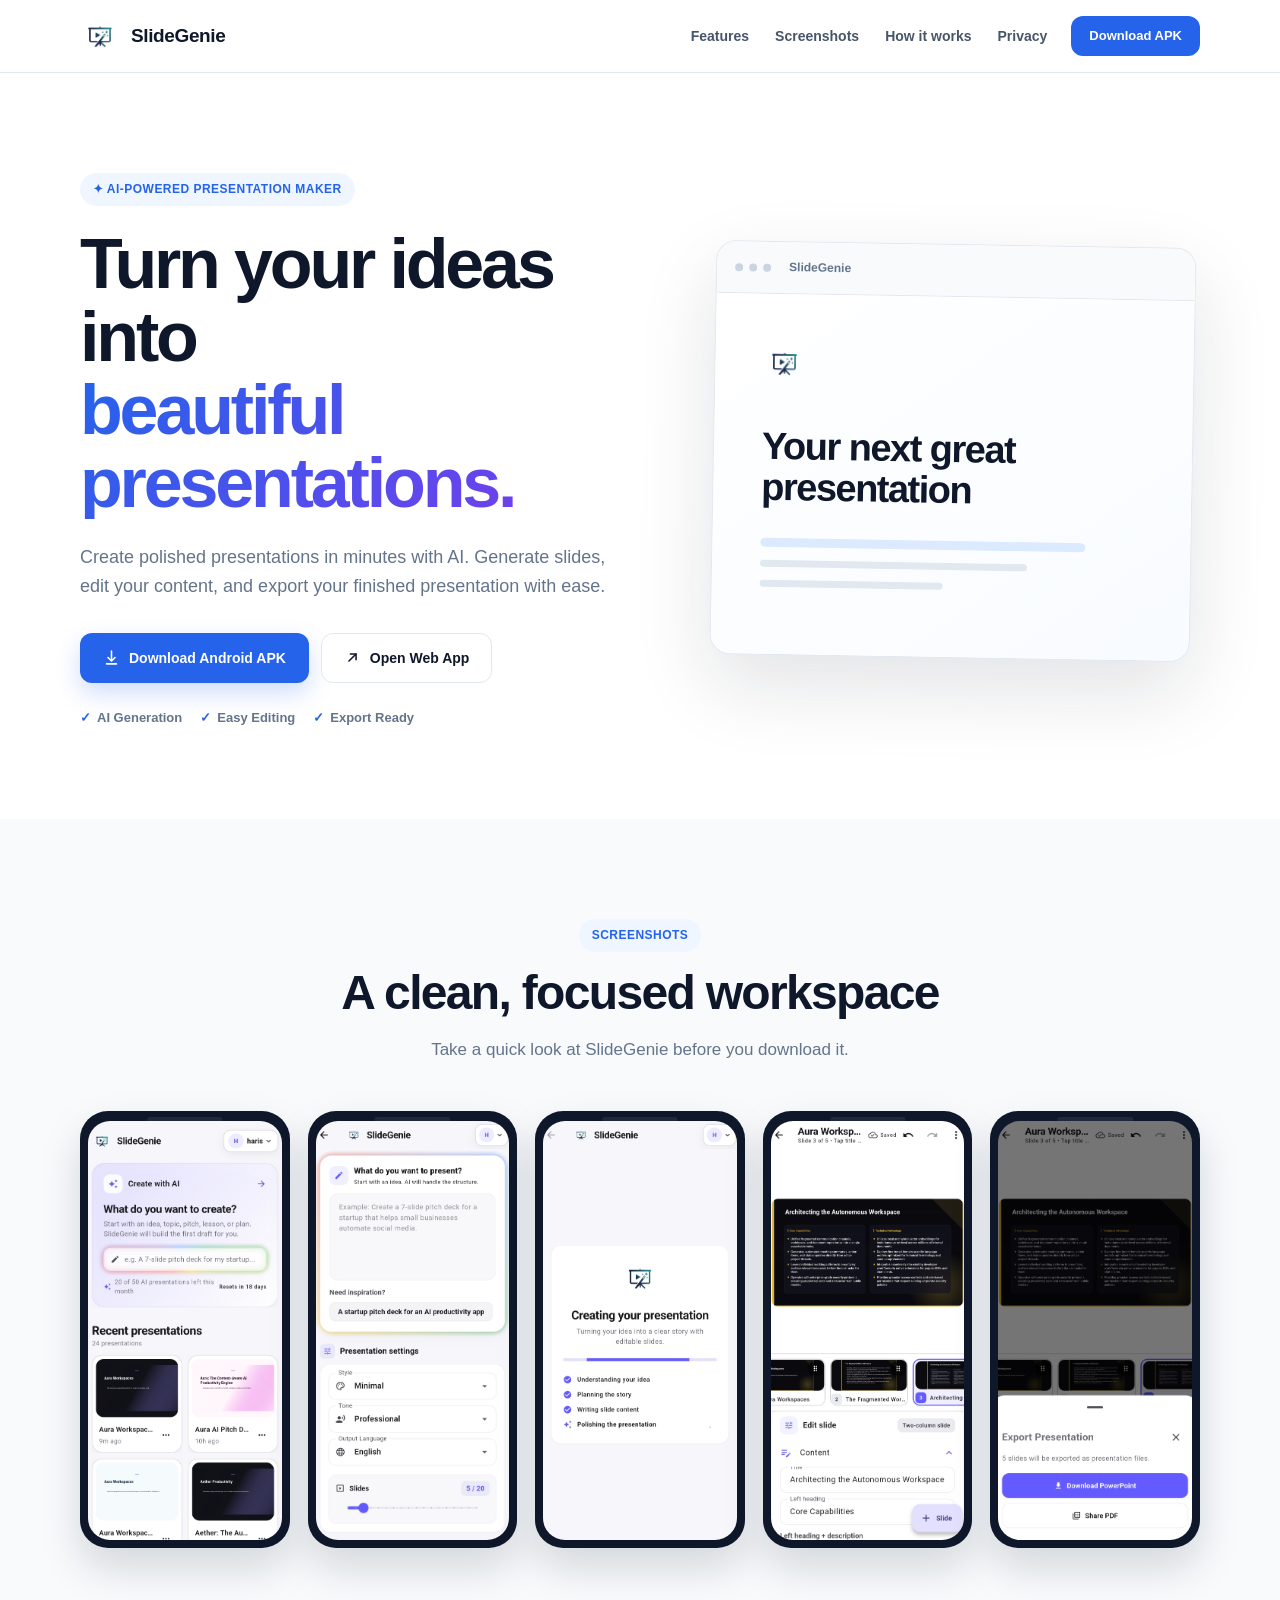
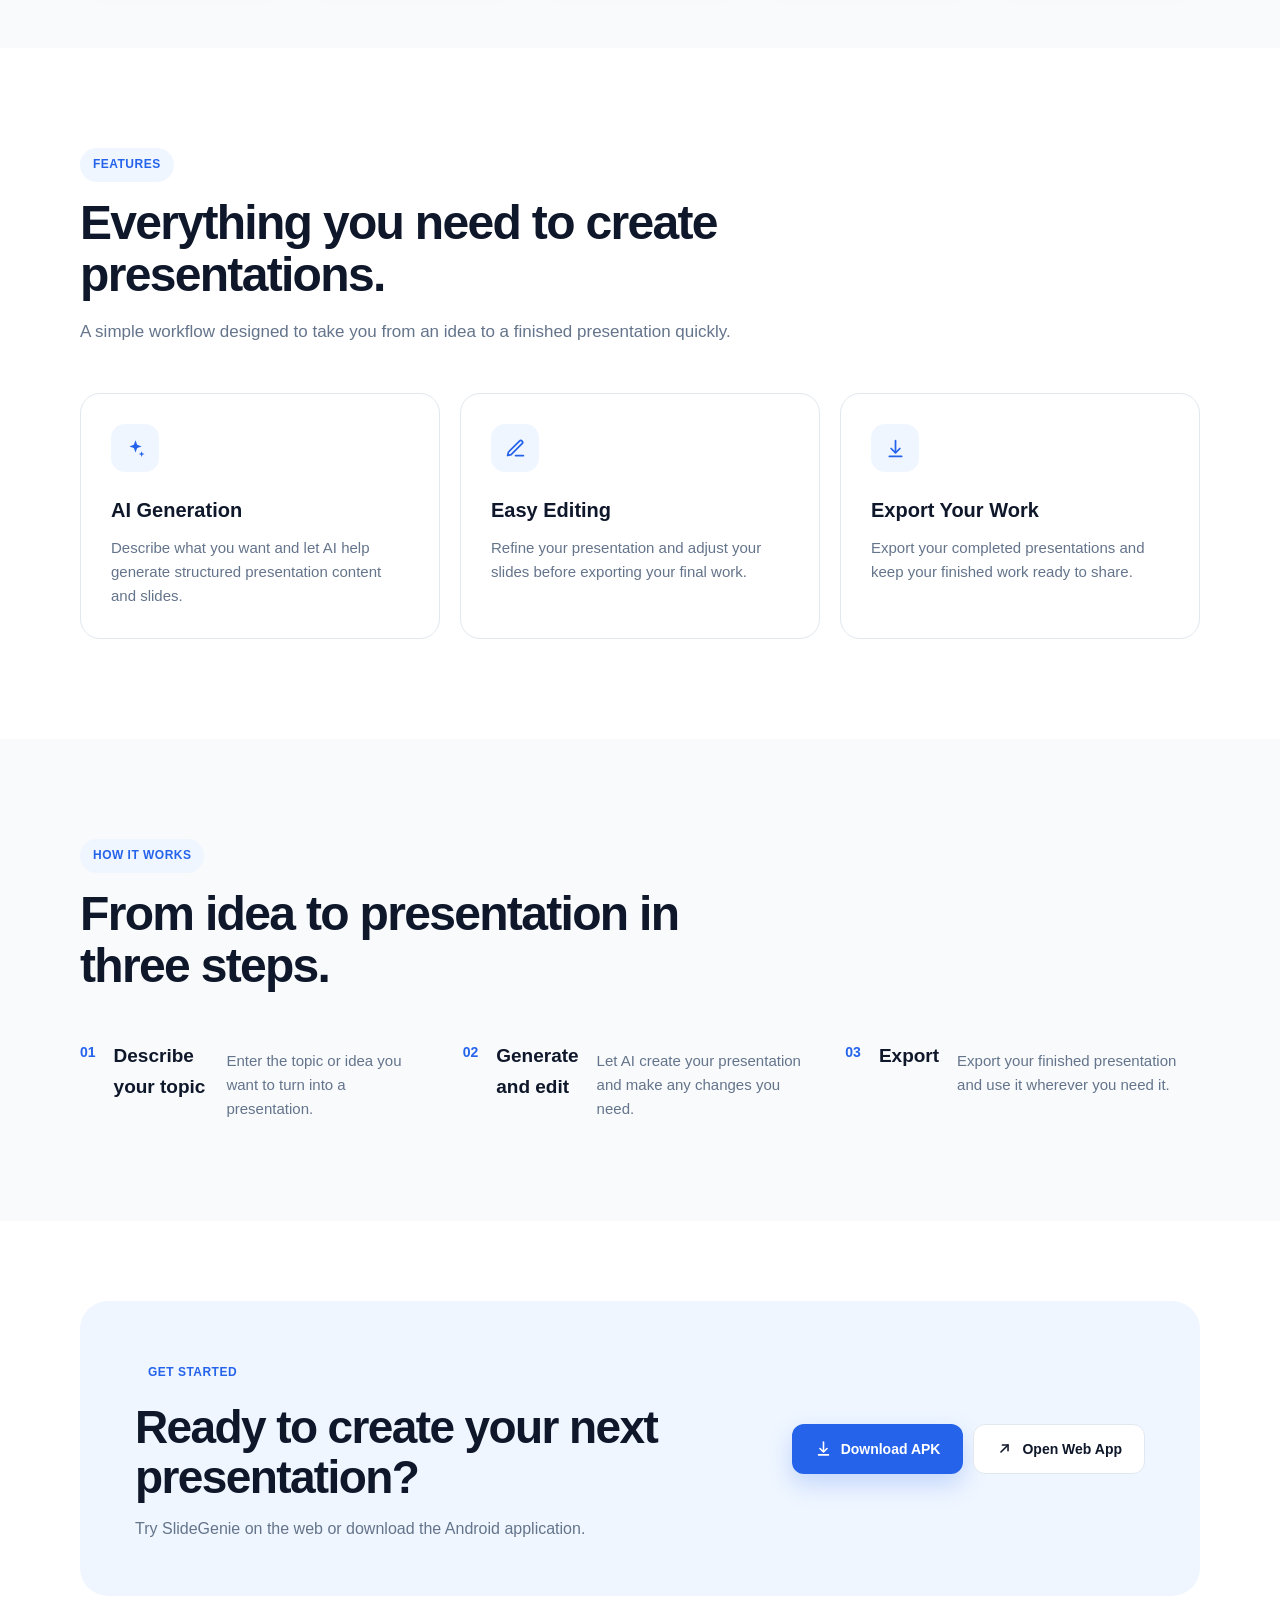
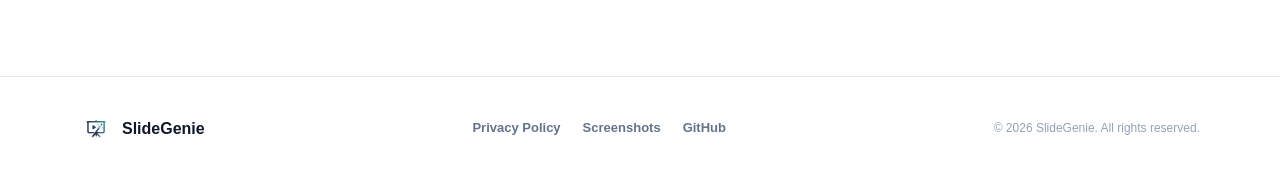
<file: index.html>
<!DOCTYPE html>
<html lang="en">
<head>

  <link rel="icon" href="assets/slidegenie_logo.png">
  <link rel="apple-touch-icon" href="assets/slidegenie_logo.png">
  <link rel="manifest" href="manifest.json">
  <meta charset="UTF-8">
  <meta name="viewport" content="width=device-width, initial-scale=1.0">

  <title>SlideGenie — AI Presentation Maker</title>
  <meta
    name="description"
    content="Create beautiful presentations with SlideGenie, an AI-powered presentation maker."
  >
  <meta name="theme-color" content="#2563eb">

  <link rel="icon" href="assets/slidegenie_logo.png">
  <link rel="stylesheet" href="styles.css">

  
</head>

<body>

<!-- ================= NAVBAR ================= -->
<header class="navbar">
  <div class="container nav-inner">

    <a href="./" class="brand">
      <img src="assets/slidegenie_logo.png" alt="SlideGenie logo" class="site-logo">
      <span>SlideGenie</span>
    </a>

    <div class="nav-right">
      <nav class="nav-links">
        <a href="#features">Features</a>
        <a href="#screenshots">Screenshots</a>
        <a href="#how-it-works">How it works</a>
        <a href="privacy.html">Privacy</a>
      </nav>

      <a
        class="nav-cta"
        href="https://github.com/Harry-coder12/SlideGenie/releases"
        target="_blank"
        rel="noopener noreferrer"
      >
        Download APK
      </a>
    </div>

  </div>
</header>

<main>

  <!-- ================= HERO ================= -->
  <section class="hero">
    <div class="container hero-grid">

      <div class="hero-content">

        <span class="eyebrow">✦ AI-powered presentation maker</span>

        <h1>
          Turn your ideas into
          <span class="grad">beautiful presentations.</span>
        </h1>

        <p>
          Create polished presentations in minutes with AI.
          Generate slides, edit your content, and export your
          finished presentation with ease.
        </p>

        <div class="hero-buttons">

          <a
            class="btn btn-primary"
            href="https://github.com/Harry-coder12/SlideGenie/releases"
            target="_blank"
            rel="noopener noreferrer"
          >
            <svg width="17" height="17" viewBox="0 0 24 24" fill="none"
                 stroke="currentColor" stroke-width="2.2"
                 stroke-linecap="round" stroke-linejoin="round" aria-hidden="true">
              <path d="M12 3v12"/>
              <path d="m7 12 5 5 5-5"/>
              <path d="M5 21h14"/>
            </svg>
            Download Android APK
          </a>

          <a class="btn btn-secondary" href="web/">
            <svg width="17" height="17" viewBox="0 0 24 24" fill="none"
                 stroke="currentColor" stroke-width="2.2"
                 stroke-linecap="round" stroke-linejoin="round" aria-hidden="true">
              <path d="M7 17 17 7"/>
              <path d="M9 7h8v8"/>
            </svg>
            Open Web App
          </a>

        </div>

        <ul class="trust-row">
          <li>AI Generation</li>
          <li>Easy Editing</li>
          <li>Export Ready</li>
        </ul>

      </div>

      <div class="hero-visual">

        <div class="presentation-card">

          <div class="presentation-topbar">
            <div class="window-dots">
              <span></span>
              <span></span>
              <span></span>
            </div>
            <span class="presentation-title">SlideGenie</span>
          </div>

          <div class="presentation-preview">

            <div class="mock-logo">
              <img src="assets/slidegenie_logo.png" alt="SlideGenie logo">
            </div>

            <div class="mock-heading">
              Your next great
              <br>
              presentation
            </div>

            <div class="mock-line"></div>

            <div class="mock-small-line"></div>
            <div class="mock-small-line short"></div>

          </div>

        </div>

      </div>

    </div>
  </section>

  <!-- ================= SCREENSHOTS ================= -->
  <section class="section section-alt" id="screenshots">
    <div class="container">

      <div class="section-heading center">
        <span class="eyebrow">Screenshots</span>
        <h2>A clean, focused workspace</h2>
        <p>Take a quick look at SlideGenie before you download it.</p>
      </div>

      <!-- ==========================================================
           APNI 5 SCREENSHOTS YAHAN LAGAYE
           assets/screenshot-1.png  →  assets/screenshot-5.png
           Best result: sab same size (e.g. 1080 × 2340)
           ========================================================== -->
      <div class="shots">

        <figure class="shot">
          <div class="phone">
            <span class="notch"></span>
            <div class="phone-screen">
              <img
                src="assets/screenshot-1.jpg"
                alt="SlideGenie — home screen"
                loading="lazy"
                onerror="this.closest('.phone-screen').classList.add('is-empty')"
              >
            </div>
          </div>
        </figure>

        <figure class="shot">
          <div class="phone">
            <span class="notch"></span>
            <div class="phone-screen">
              <img
                src="assets/screenshot-2.jpg"
                alt="SlideGenie — topic input screen"
                loading="lazy"
                onerror="this.closest('.phone-screen').classList.add('is-empty')"
              >
            </div>
          </div>
        </figure>

        <figure class="shot">
          <div class="phone">
            <span class="notch"></span>
            <div class="phone-screen">
              <img
                src="assets/screenshot-3.jpg"
                alt="SlideGenie — AI generating slides"
                loading="lazy"
                onerror="this.closest('.phone-screen').classList.add('is-empty')"
              >
            </div>
          </div>
        </figure>

        <figure class="shot">
          <div class="phone">
            <span class="notch"></span>
            <div class="phone-screen">
              <img
                src="assets/screenshot-4.jpg"
                alt="SlideGenie — slide editor"
                loading="lazy"
                onerror="this.closest('.phone-screen').classList.add('is-empty')"
              >
            </div>
          </div>
        </figure>

        <figure class="shot">
          <div class="phone">
            <span class="notch"></span>
            <div class="phone-screen">
              <img
                src="assets/screenshot-5.jpg"
                alt="SlideGenie — export presentation"
                loading="lazy"
                onerror="this.closest('.phone-screen').classList.add('is-empty')"
              >
            </div>
          </div>
        </figure>

      </div>

    </div>
  </section>

  <!-- ================= FEATURES ================= -->
  <section class="section" id="features">
    <div class="container">

      <div class="section-heading">
        <span class="eyebrow">Features</span>
        <h2>Everything you need to create presentations.</h2>
        <p>
          A simple workflow designed to take you from an idea
          to a finished presentation quickly.
        </p>
      </div>

      <div class="feature-grid">

        <article class="feature-card">
          <div class="feature-icon">
            <svg width="21" height="21" viewBox="0 0 24 24" fill="currentColor" aria-hidden="true">
              <path d="M12 2.6l1.9 5.1 5.1 1.9-5.1 1.9L12 16.6l-1.9-5.1L5 9.6l5.1-1.9L12 2.6z"/>
              <path d="M19 15l.9 2.4 2.4.9-2.4.9-.9 2.4-.9-2.4-2.4-.9 2.4-.9L19 15z"/>
            </svg>
          </div>

          <h3>AI Generation</h3>
          <p>
            Describe what you want and let AI help generate
            structured presentation content and slides.
          </p>
        </article>

        <article class="feature-card">
          <div class="feature-icon">
            <svg width="21" height="21" viewBox="0 0 24 24" fill="none"
                 stroke="currentColor" stroke-width="2"
                 stroke-linecap="round" stroke-linejoin="round" aria-hidden="true">
              <path d="M12 20h9"/>
              <path d="M16.5 3.5a2.12 2.12 0 0 1 3 3L7 19l-4 1 1-4Z"/>
            </svg>
          </div>

          <h3>Easy Editing</h3>
          <p>
            Refine your presentation and adjust your slides
            before exporting your final work.
          </p>
        </article>

        <article class="feature-card">
          <div class="feature-icon">
            <svg width="21" height="21" viewBox="0 0 24 24" fill="none"
                 stroke="currentColor" stroke-width="2"
                 stroke-linecap="round" stroke-linejoin="round" aria-hidden="true">
              <path d="M12 3v12"/>
              <path d="m7 12 5 5 5-5"/>
              <path d="M5 21h14"/>
            </svg>
          </div>

          <h3>Export Your Work</h3>
          <p>
            Export your completed presentations and keep your
            finished work ready to share.
          </p>
        </article>

      </div>

    </div>
  </section>

  <!-- ================= HOW IT WORKS ================= -->
  <section class="section section-alt" id="how-it-works">
    <div class="container">

      <div class="section-heading">
        <span class="eyebrow">How it works</span>
        <h2>From idea to presentation in three steps.</h2>
      </div>

      <div class="steps">

        <div class="step">
          <div class="step-number">01</div>
          <h3>Describe your topic</h3>
          <p>Enter the topic or idea you want to turn into a presentation.</p>
        </div>

        <div class="step">
          <div class="step-number">02</div>
          <h3>Generate and edit</h3>
          <p>Let AI create your presentation and make any changes you need.</p>
        </div>

        <div class="step">
          <div class="step-number">03</div>
          <h3>Export</h3>
          <p>Export your finished presentation and use it wherever you need it.</p>
        </div>

      </div>

    </div>
  </section>

  <!-- ================= CTA ================= -->
  <section class="cta-section">
    <div class="container">

      <div class="cta-card">

        <div class="cta-text">
          <span class="eyebrow">Get started</span>
          <h2>Ready to create your next presentation?</h2>
          <p>Try SlideGenie on the web or download the Android application.</p>
        </div>

        <div class="cta-buttons">

          <a
            class="btn btn-primary"
            href="https://github.com/Harry-coder12/SlideGenie/releases"
            target="_blank"
            rel="noopener noreferrer"
          >
            <svg width="17" height="17" viewBox="0 0 24 24" fill="none"
                 stroke="currentColor" stroke-width="2.2"
                 stroke-linecap="round" stroke-linejoin="round" aria-hidden="true">
              <path d="M12 3v12"/>
              <path d="m7 12 5 5 5-5"/>
              <path d="M5 21h14"/>
            </svg>
            Download APK
          </a>

          <a class="btn btn-secondary" href="web/">
            <svg width="17" height="17" viewBox="0 0 24 24" fill="none"
                 stroke="currentColor" stroke-width="2.2"
                 stroke-linecap="round" stroke-linejoin="round" aria-hidden="true">
              <path d="M7 17 17 7"/>
              <path d="M9 7h8v8"/>
            </svg>
            Open Web App
          </a>

        </div>

      </div>

    </div>
  </section>

</main>

<!-- ================= FOOTER ================= -->
<footer class="footer">
  <div class="container footer-inner">

    <div class="footer-brand">
      <img src="assets/slidegenie_logo.png" alt="SlideGenie logo" class="footer-logo">
      <span>SlideGenie</span>
    </div>

    <div class="footer-links">
      <a href="privacy.html">Privacy Policy</a>
      <a href="#screenshots">Screenshots</a>
      <a
        href="https://github.com/Harry-coder12/SlideGenie"
        target="_blank"
        rel="noopener noreferrer"
      >
        GitHub
      </a>
    </div>

    <div class="copyright">
      © 2026 SlideGenie. All rights reserved.
    </div>

  </div>
</footer>

</body>
</html>
</file>
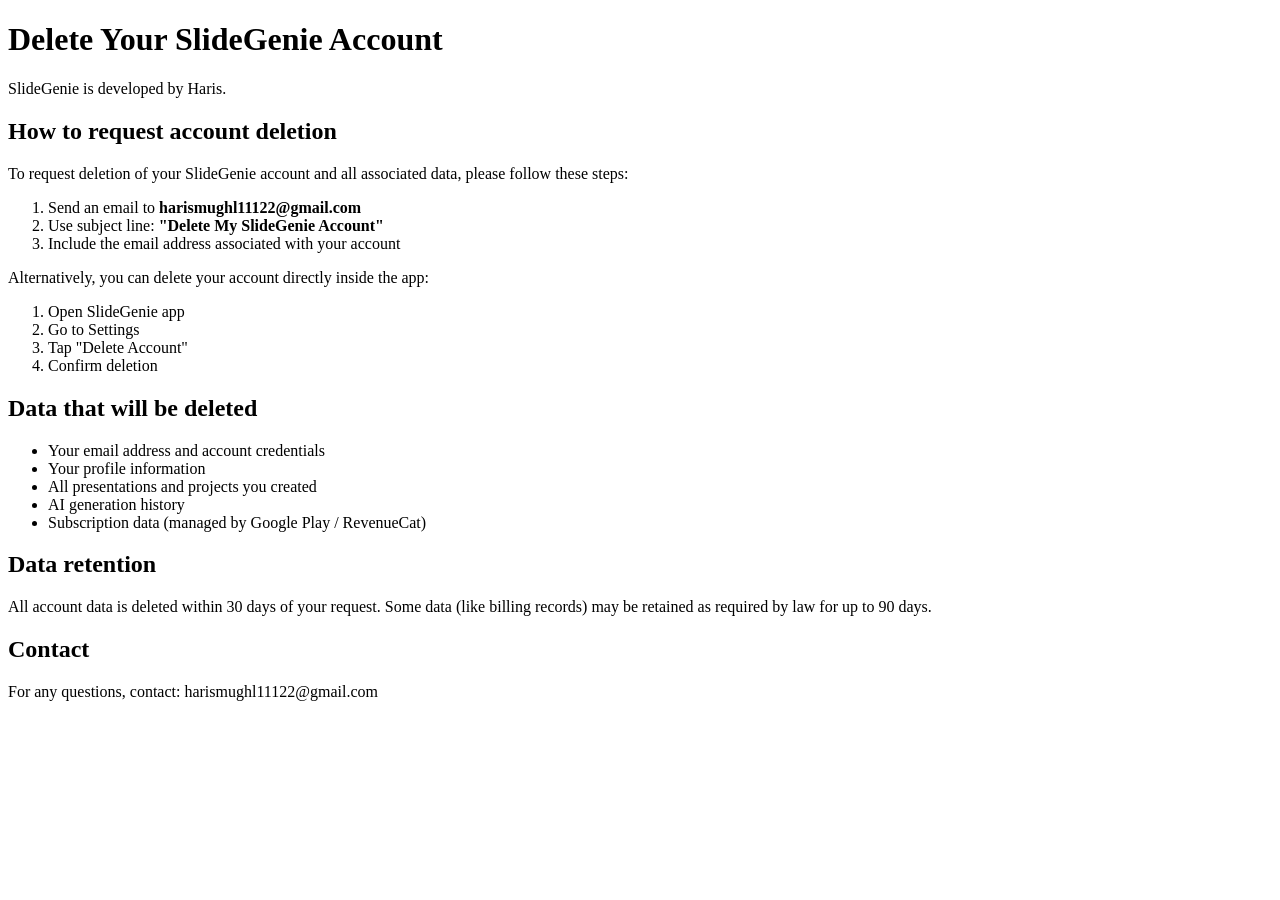
<file: delete-account.html>
<!DOCTYPE html>
<html>
<head>
  <title>SlideGenie - Delete Account</title>
</head>
<body>
  <h1>Delete Your SlideGenie Account</h1>
  
  <p>SlideGenie is developed by Haris.</p>
  
  <h2>How to request account deletion</h2>
  <p>To request deletion of your SlideGenie account and all associated data, please follow these steps:</p>
  <ol>
    <li>Send an email to <b>harismughl11122@gmail.com</b></li>
    <li>Use subject line: <b>"Delete My SlideGenie Account"</b></li>
    <li>Include the email address associated with your account</li>
  </ol>
  
  <p>Alternatively, you can delete your account directly inside the app:</p>
  <ol>
    <li>Open SlideGenie app</li>
    <li>Go to Settings</li>
    <li>Tap "Delete Account"</li>
    <li>Confirm deletion</li>
  </ol>

  <h2>Data that will be deleted</h2>
  <ul>
    <li>Your email address and account credentials</li>
    <li>Your profile information</li>
    <li>All presentations and projects you created</li>
    <li>AI generation history</li>
    <li>Subscription data (managed by Google Play / RevenueCat)</li>
  </ul>

  <h2>Data retention</h2>
  <p>All account data is deleted within 30 days of your request. Some data (like billing records) may be retained as required by law for up to 90 days.</p>

  <h2>Contact</h2>
  <p>For any questions, contact: harismughl11122@gmail.com</p>
</body>
</html>
</file>
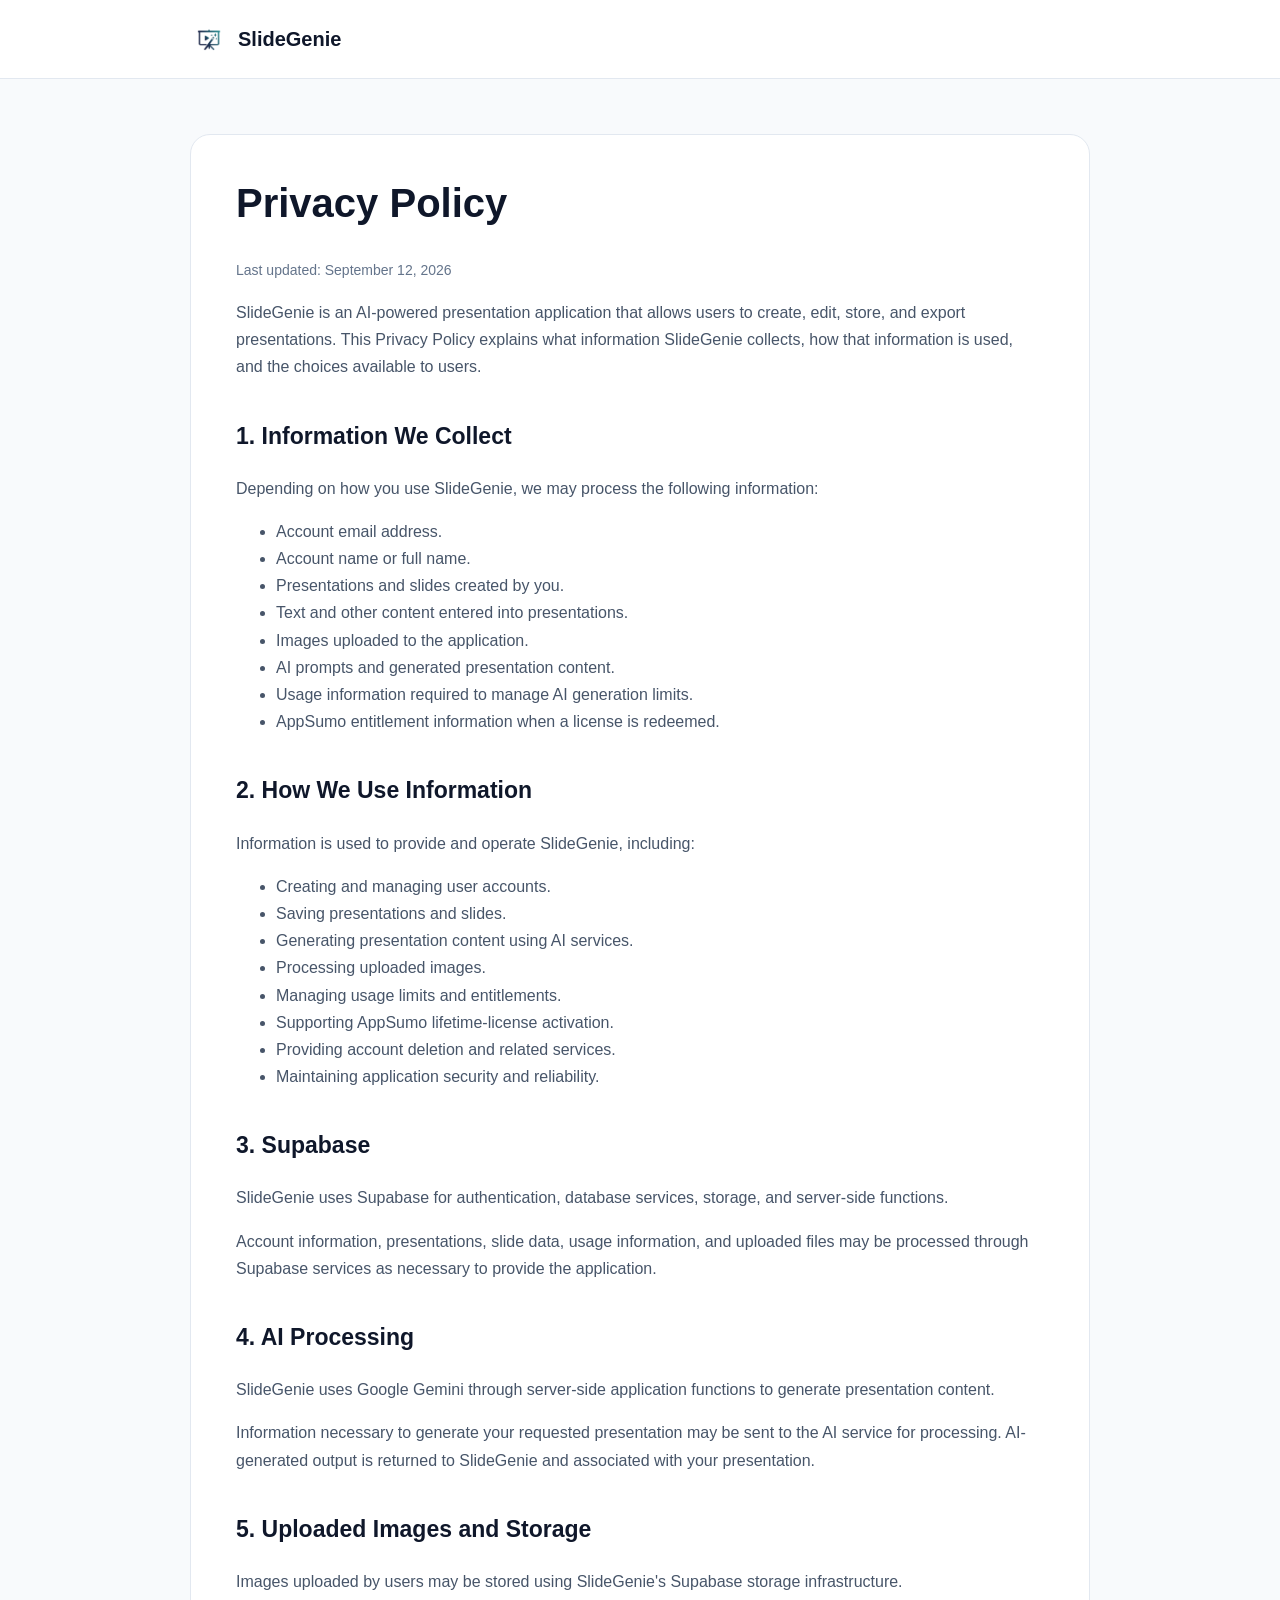
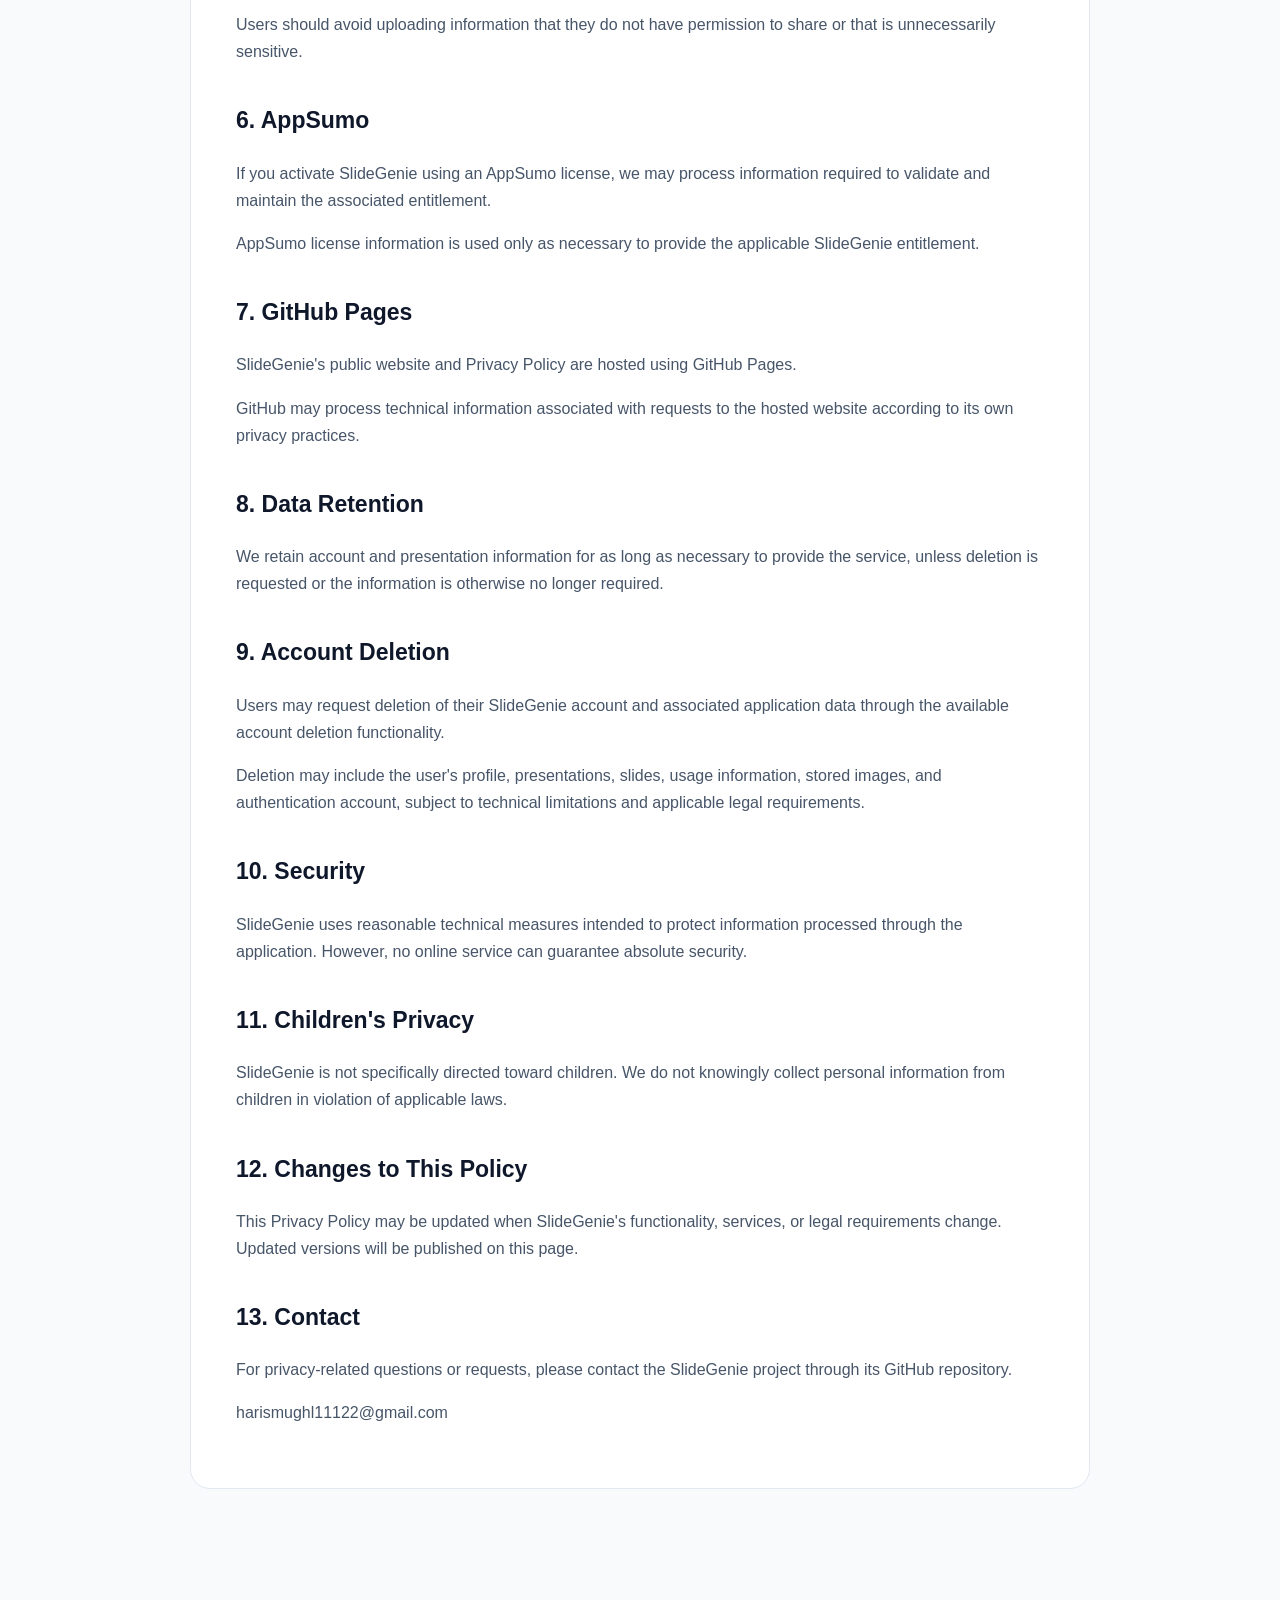
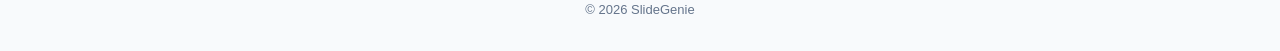
<file: privacy.html>
<!DOCTYPE html>

<html lang="en">
<head>
  <meta charset="UTF-8">
  <meta name="viewport" content="width=device-width, initial-scale=1.0">

  <title>SlideGenie — Privacy Policy</title>

  <style>
    * {
      box-sizing: border-box;
    }

    body {
      margin: 0;
      font-family:
        Inter,
        -apple-system,
        BlinkMacSystemFont,
        "Segoe UI",
        Roboto,
        Arial,
        sans-serif;
      color: #0f172a;
      background: #f8fafc;
      line-height: 1.7;
    }

    .container {
      width: min(900px, calc(100% - 32px));
      margin: 0 auto;
    }

    header {
      background: #ffffff;
      border-bottom: 1px solid #e2e8f0;
      padding: 20px 0;
    }

    .brand {
      display: flex;
      align-items: center;
      gap: 10px;
      font-size: 20px;
      font-weight: 800;
    }

    .brand img {
      width: 38px;
      height: 38px;
      object-fit: contain;
      border-radius: 10px;
    }

    main {
      padding: 55px 0 80px;
    }

    .card {
      background: #ffffff;
      border: 1px solid #e2e8f0;
      border-radius: 20px;
      padding: 45px;
    }

    h1 {
      margin-top: 0;
      font-size: 40px;
      line-height: 1.15;
    }

    h2 {
      margin-top: 36px;
      font-size: 23px;
    }

    p,
    li {
      color: #475569;
    }

    a {
      color: #2563eb;
    }

    .updated {
      color: #64748b;
      font-size: 14px;
    }

    footer {
      padding: 30px 0;
      color: #64748b;
      font-size: 13px;
      text-align: center;
    }

    @media (max-width: 600px) {
      .card {
        padding: 26px;
      }

      h1 {
        font-size: 32px;
      }
    }
  </style>

</head>

<body>

<header>
  <div class="container">
    <div class="brand">
      <img
        src="assets/slidegenie_logo.png"
        alt="SlideGenie logo"
      >
      <span>SlideGenie</span>
    </div>
  </div>
</header>

<main>
  <div class="container">


<article class="card">

  <h1>Privacy Policy</h1>

  <p class="updated">
    Last updated: September 12, 2026
  </p>

  <p>
    SlideGenie is an AI-powered presentation application that
    allows users to create, edit, store, and export presentations.
    This Privacy Policy explains what information SlideGenie
    collects, how that information is used, and the choices
    available to users.
  </p>


  <h2>1. Information We Collect</h2>

  <p>
    Depending on how you use SlideGenie, we may process the
    following information:
  </p>

  <ul>
    <li>Account email address.</li>
    <li>Account name or full name.</li>
    <li>Presentations and slides created by you.</li>
    <li>Text and other content entered into presentations.</li>
    <li>Images uploaded to the application.</li>
    <li>AI prompts and generated presentation content.</li>
    <li>Usage information required to manage AI generation limits.</li>
    <li>AppSumo entitlement information when a license is redeemed.</li>
  </ul>


  <h2>2. How We Use Information</h2>

  <p>
    Information is used to provide and operate SlideGenie,
    including:
  </p>

  <ul>
    <li>Creating and managing user accounts.</li>
    <li>Saving presentations and slides.</li>
    <li>Generating presentation content using AI services.</li>
    <li>Processing uploaded images.</li>
    <li>Managing usage limits and entitlements.</li>
    <li>Supporting AppSumo lifetime-license activation.</li>
    <li>Providing account deletion and related services.</li>
    <li>Maintaining application security and reliability.</li>
  </ul>


  <h2>3. Supabase</h2>

  <p>
    SlideGenie uses Supabase for authentication, database
    services, storage, and server-side functions.
  </p>

  <p>
    Account information, presentations, slide data, usage
    information, and uploaded files may be processed through
    Supabase services as necessary to provide the application.
  </p>


  <h2>4. AI Processing</h2>

  <p>
    SlideGenie uses Google Gemini through server-side application
    functions to generate presentation content.
  </p>

  <p>
    Information necessary to generate your requested
    presentation may be sent to the AI service for processing.
    AI-generated output is returned to SlideGenie and associated
    with your presentation.
  </p>


  <h2>5. Uploaded Images and Storage</h2>

  <p>
    Images uploaded by users may be stored using SlideGenie's
    Supabase storage infrastructure.
  </p>

  <p>
    Users should avoid uploading information that they do not
    have permission to share or that is unnecessarily sensitive.
  </p>


  <h2>6. AppSumo</h2>

  <p>
    If you activate SlideGenie using an AppSumo license, we may
    process information required to validate and maintain the
    associated entitlement.
  </p>

  <p>
    AppSumo license information is used only as necessary to
    provide the applicable SlideGenie entitlement.
  </p>


  <h2>7. GitHub Pages</h2>

  <p>
    SlideGenie's public website and Privacy Policy are hosted
    using GitHub Pages.
  </p>

  <p>
    GitHub may process technical information associated with
    requests to the hosted website according to its own privacy
    practices.
  </p>


  <h2>8. Data Retention</h2>

  <p>
    We retain account and presentation information for as long as
    necessary to provide the service, unless deletion is
    requested or the information is otherwise no longer required.
  </p>


  <h2>9. Account Deletion</h2>

  <p>
    Users may request deletion of their SlideGenie account and
    associated application data through the available account
    deletion functionality.
  </p>

  <p>
    Deletion may include the user's profile, presentations,
    slides, usage information, stored images, and authentication
    account, subject to technical limitations and applicable
    legal requirements.
  </p>


  <h2>10. Security</h2>

  <p>
    SlideGenie uses reasonable technical measures intended to
    protect information processed through the application.
    However, no online service can guarantee absolute security.
  </p>


  <h2>11. Children's Privacy</h2>

  <p>
    SlideGenie is not specifically directed toward children.
    We do not knowingly collect personal information from
    children in violation of applicable laws.
  </p>


  <h2>12. Changes to This Policy</h2>

  <p>
    This Privacy Policy may be updated when SlideGenie's
    functionality, services, or legal requirements change.
    Updated versions will be published on this page.
  </p>


  <h2>13. Contact</h2>

  <p>
    For privacy-related questions or requests, please contact
    the SlideGenie project through its GitHub repository.
  </p>

  <p>
   harismughl11122@gmail.com
  </p>

</article>


  </div>
</main>

<footer>
  © 2026 SlideGenie
</footer>

</body>
</html>
</file>
<file: styles.css>
/* ============================================================
   SlideGenie — Landing Page Styles
   ============================================================ */

:root {
  --primary: #2563eb;
  --primary-dark: #1d4ed8;
  --primary-soft: #eff6ff;
  --accent: #7c3aed;
  --text: #0f172a;
  --muted: #64748b;
  --border: #e2e8f0;
  --background: #ffffff;
  --soft: #f8fafc;
  --radius-sm: 12px;
  --radius-md: 20px;
  --radius-lg: 28px;
  --shadow-sm: 0 4px 12px rgba(15, 23, 42, 0.06);
  --shadow-md: 0 10px 30px rgba(15, 23, 42, 0.08);
  --shadow-lg: 0 30px 80px rgba(15, 23, 42, 0.12);
  --container: 1120px;
  --font: "Inter", -apple-system, BlinkMacSystemFont, "Segoe UI", Roboto, Arial, sans-serif;
}

/* ---------- Reset ---------- */
*,
*::before,
*::after {
  box-sizing: border-box;
  margin: 0;
  padding: 0;
}

html {
  scroll-behavior: smooth;
  -webkit-text-size-adjust: 100%;
}

body {
  font-family: var(--font);
  color: var(--text);
  background: var(--background);
  line-height: 1.6;
  -webkit-font-smoothing: antialiased;
}

img {
  max-width: 100%;
  display: block;
}

a {
  color: inherit;
  text-decoration: none;
}

ul {
  list-style: none;
}

/* ---------- Container ---------- */
.container {
  width: min(var(--container), calc(100% - 40px));
  margin: 0 auto;
}

/* ============================================================
   NAVBAR
   ============================================================ */
.navbar {
  position: sticky;
  top: 0;
  z-index: 100;
  background: rgba(255, 255, 255, 0.92);
  backdrop-filter: blur(14px);
  -webkit-backdrop-filter: blur(14px);
  border-bottom: 1px solid var(--border);
}

.nav-inner {
  height: 72px;
  display: flex;
  align-items: center;
  justify-content: space-between;
  gap: 24px;
}

.brand {
  display: flex;
  align-items: center;
  gap: 11px;
  font-size: 19px;
  font-weight: 800;
  letter-spacing: -0.02em;
}

.site-logo {
  width: 40px;
  height: 40px;
  object-fit: contain;
  border-radius: 11px;
}

.nav-right {
  display: flex;
  align-items: center;
  gap: 24px;
}

.nav-links {
  display: flex;
  align-items: center;
  gap: 26px;
  color: #475569;
  font-size: 14px;
  font-weight: 600;
}

.nav-links a {
  transition: color 0.2s ease;
}

.nav-links a:hover {
  color: var(--primary);
}

.nav-cta {
  display: inline-flex;
  align-items: center;
  padding: 10px 18px;
  border-radius: var(--radius-sm);
  background: var(--primary);
  color: #fff;
  font-size: 13px;
  font-weight: 700;
  transition: background 0.2s ease, transform 0.2s ease;
}

.nav-cta:hover {
  background: var(--primary-dark);
  transform: translateY(-1px);
}

/* ============================================================
   HERO
   ============================================================ */
.hero {
  padding: 100px 0 90px;
  overflow: hidden;
}

.hero-grid {
  display: grid;
  grid-template-columns: 1.05fr 0.95fr;
  align-items: center;
  gap: 80px;
}

.eyebrow {
  display: inline-flex;
  align-items: center;
  padding: 7px 13px;
  border-radius: 999px;
  background: var(--primary-soft);
  color: var(--primary);
  font-size: 12px;
  font-weight: 800;
  letter-spacing: 0.04em;
  text-transform: uppercase;
}

.hero h1 {
  margin-top: 22px;
  font-size: clamp(42px, 6vw, 70px);
  line-height: 1.04;
  letter-spacing: -0.045em;
  font-weight: 850;
}

.hero h1 .grad {
  display: block;
  background: linear-gradient(135deg, var(--primary), var(--accent));
  -webkit-background-clip: text;
  -webkit-text-fill-color: transparent;
  background-clip: text;
  color: transparent;
}

.hero p {
  max-width: 610px;
  margin-top: 24px;
  color: var(--muted);
  font-size: 18px;
}

.hero-buttons {
  display: flex;
  flex-wrap: wrap;
  gap: 12px;
  margin-top: 32px;
}

/* ---------- Buttons ---------- */
.btn {
  display: inline-flex;
  align-items: center;
  justify-content: center;
  gap: 9px;
  min-height: 50px;
  padding: 0 22px;
  border-radius: var(--radius-sm);
  font-size: 14px;
  font-weight: 750;
  border: 1px solid transparent;
  cursor: pointer;
  transition: transform 0.2s ease, box-shadow 0.2s ease, background 0.2s ease;
}

.btn:hover {
  transform: translateY(-2px);
}

.btn-primary {
  background: var(--primary);
  color: #fff;
  box-shadow: 0 10px 25px rgba(37, 99, 235, 0.22);
}

.btn-primary:hover {
  background: var(--primary-dark);
}

.btn-secondary {
  background: #fff;
  color: var(--text);
  border-color: var(--border);
}

.btn-secondary:hover {
  box-shadow: 0 10px 25px rgba(15, 23, 42, 0.08);
}

/* ---------- Trust row ---------- */
.trust-row {
  display: flex;
  flex-wrap: wrap;
  gap: 18px;
  margin-top: 25px;
  color: #64748b;
  font-size: 13px;
  font-weight: 600;
}

.trust-row li::before {
  content: "✓";
  margin-right: 6px;
  color: var(--primary);
  font-weight: 800;
}

/* ---------- Hero visual (presentation card) ---------- */
.hero-visual {
  display: flex;
  justify-content: center;
}

.presentation-card {
  width: min(100%, 480px);
  border: 1px solid var(--border);
  border-radius: var(--radius-md);
  background: #fff;
  overflow: hidden;
  box-shadow: var(--shadow-lg);
  transform: rotate(1deg);
}

.presentation-topbar {
  height: 52px;
  display: flex;
  align-items: center;
  gap: 18px;
  padding: 0 18px;
  border-bottom: 1px solid var(--border);
  background: #f8fafc;
}

.window-dots {
  display: flex;
  gap: 6px;
}

.window-dots span {
  width: 8px;
  height: 8px;
  border-radius: 50%;
  background: #cbd5e1;
}

.presentation-title {
  color: #64748b;
  font-size: 12px;
  font-weight: 700;
}

.presentation-preview {
  min-height: 360px;
  padding: 48px;
  background: linear-gradient(145deg, #ffffff 0%, #f8fbff 100%);
}

.mock-logo {
  display: flex;
  align-items: center;
  margin-bottom: 42px;
}

.mock-logo img {
  width: 42px;
  height: 42px;
  object-fit: contain;
  border-radius: 10px;
}

.mock-heading {
  font-size: 38px;
  line-height: 1.08;
  font-weight: 850;
  letter-spacing: -0.04em;
}

.mock-line {
  width: 85%;
  height: 9px;
  margin-top: 30px;
  border-radius: 10px;
  background: #dbeafe;
}

.mock-small-line {
  width: 70%;
  height: 7px;
  margin-top: 13px;
  border-radius: 10px;
  background: #e2e8f0;
}

.mock-small-line.short {
  width: 48%;
}

/* ============================================================
   SECTIONS (generic)
   ============================================================ */
.section {
  padding: 100px 0;
}

.section-alt {
  background: var(--soft);
}

.section-heading {
  max-width: 700px;
  margin-bottom: 48px;
}

.section-heading.center {
  text-align: center;
  margin-left: auto;
  margin-right: auto;
}

.section-heading h2 {
  margin-top: 15px;
  font-size: clamp(32px, 4vw, 48px);
  line-height: 1.1;
  letter-spacing: -0.035em;
}

.section-heading p {
  margin-top: 16px;
  color: var(--muted);
  font-size: 17px;
}

/* ============================================================
   SCREENSHOTS (phone mockups)
   ============================================================ */
.shots {
  display: grid;
  grid-template-columns: repeat(5, 1fr);
  gap: 18px;
  margin-top: 48px;
}

.shot {
  margin: 0;
}

.phone {
  position: relative;
  background: #0f172a;
  border-radius: 28px;
  padding: 10px 8px 8px;
  box-shadow: 0 20px 40px rgba(15, 23, 42, 0.15);
  transition: transform 0.3s ease;
}

.shot:hover .phone {
  transform: translateY(-6px);
}

.notch {
  position: absolute;
  top: 6px;
  left: 50%;
  transform: translateX(-50%);
  width: 36%;
  height: 5px;
  background: #1e293b;
  border-radius: 999px;
}

.phone-screen {
  background: #f1f5f9;
  border-radius: 22px;
  overflow: hidden;
  aspect-ratio: 9 / 19.5;
  position: relative;
}

.phone-screen img {
  width: 100%;
  height: 100%;
  object-fit: cover;
  display: block;
}

.phone-screen.is-empty {
  background: linear-gradient(135deg, #e2e8f0, #cbd5e1);
}

.phone-screen.is-empty::after {
  content: "Screenshot";
  position: absolute;
  top: 50%;
  left: 50%;
  transform: translate(-50%, -50%);
  color: #94a3b8;
  font-size: 12px;
  font-weight: 600;
  letter-spacing: 0.04em;
  text-transform: uppercase;
}

/* ============================================================
   FEATURES
   ============================================================ */
.feature-grid {
  display: grid;
  grid-template-columns: repeat(3, 1fr);
  gap: 20px;
}

.feature-card {
  padding: 30px;
  border: 1px solid var(--border);
  border-radius: var(--radius-md);
  background: #fff;
  transition: transform 0.25s ease, box-shadow 0.25s ease;
}

.feature-card:hover {
  transform: translateY(-4px);
  box-shadow: var(--shadow-md);
}

.feature-icon {
  width: 48px;
  height: 48px;
  display: flex;
  align-items: center;
  justify-content: center;
  border-radius: 14px;
  background: var(--primary-soft);
  color: var(--primary);
  font-size: 23px;
  font-weight: 800;
}

.feature-card h3 {
  margin-top: 22px;
  font-size: 20px;
}

.feature-card p {
  margin-top: 10px;
  color: var(--muted);
  font-size: 15px;
}

/* ============================================================
   STEPS (How it works)
   ============================================================ */
.steps {
  display: grid;
  grid-template-columns: repeat(3, 1fr);
  gap: 28px;
}

.step {
  display: flex;
  gap: 18px;
}

.step-number {
  flex-shrink: 0;
  color: var(--primary);
  font-size: 14px;
  font-weight: 850;
}

.step h3 {
  font-size: 19px;
}

.step p {
  margin-top: 8px;
  color: var(--muted);
  font-size: 15px;
}

/* ============================================================
   CTA
   ============================================================ */
.cta-section {
  padding: 80px 0;
}

.cta-card {
  display: flex;
  align-items: center;
  justify-content: space-between;
  gap: 40px;
  padding: 55px;
  border-radius: var(--radius-lg);
  background: var(--primary-soft);
}

.cta-text {
  max-width: 650px;
}

.cta-card h2 {
  margin-top: 14px;
  font-size: clamp(30px, 4vw, 46px);
  line-height: 1.08;
  letter-spacing: -0.035em;
}

.cta-card p {
  margin-top: 13px;
  color: var(--muted);
}

.cta-buttons {
  display: flex;
  flex-wrap: wrap;
  gap: 10px;
  flex-shrink: 0;
}

/* ============================================================
   FOOTER
   ============================================================ */
.footer {
  padding: 35px 0;
  border-top: 1px solid var(--border);
}

.footer-inner {
  display: flex;
  align-items: center;
  justify-content: space-between;
  gap: 25px;
  flex-wrap: wrap;
}

.footer-brand {
  display: flex;
  align-items: center;
  gap: 10px;
  font-weight: 800;
}

.footer-logo {
  width: 32px;
  height: 32px;
  object-fit: contain;
  border-radius: 8px;
}

.footer-links {
  display: flex;
  gap: 22px;
  color: #64748b;
  font-size: 13px;
  font-weight: 600;
}

.footer-links a:hover {
  color: var(--primary);
}

.copyright {
  color: #94a3b8;
  font-size: 12px;
}

/* ============================================================
   RESPONSIVE
   ============================================================ */

/* ---------- 1024px ---------- */
@media (max-width: 1024px) {
  .shots {
    grid-template-columns: repeat(3, 1fr);
  }
}

/* ---------- 900px ---------- */
@media (max-width: 900px) {
  .hero {
    padding: 70px 0;
  }

  .hero-grid {
    grid-template-columns: 1fr;
    gap: 55px;
  }

  .hero-visual {
    justify-content: flex-start;
  }

  .feature-grid,
  .steps {
    grid-template-columns: 1fr;
  }

  .cta-card {
    flex-direction: column;
    align-items: flex-start;
  }

  .nav-links {
    display: none;
  }
}

/* ---------- 650px ---------- */
@media (max-width: 650px) {
  .container {
    width: min(100% - 28px, var(--container));
  }

  .nav-inner {
    height: 64px;
  }

  .nav-cta {
    padding: 8px 14px;
    font-size: 12px;
  }

  .hero h1 {
    font-size: 43px;
  }

  .hero p {
    font-size: 16px;
  }

  .presentation-preview {
    min-height: 300px;
    padding: 32px;
  }

  .mock-heading {
    font-size: 29px;
  }

  .cta-card {
    padding: 32px;
  }

  .footer-inner {
    align-items: flex-start;
    flex-direction: column;
  }

  .shots {
    grid-template-columns: repeat(2, 1fr);
    gap: 14px;
  }
}

/* ---------- 480px ---------- */
@media (max-width: 480px) {
  .shots {
    grid-template-columns: 1fr;
    max-width: 260px;
    margin-left: auto;
    margin-right: auto;
  }

  .hero-buttons {
    flex-direction: column;
    align-items: stretch;
  }

  .btn {
    width: 100%;
  }
}
</file>
